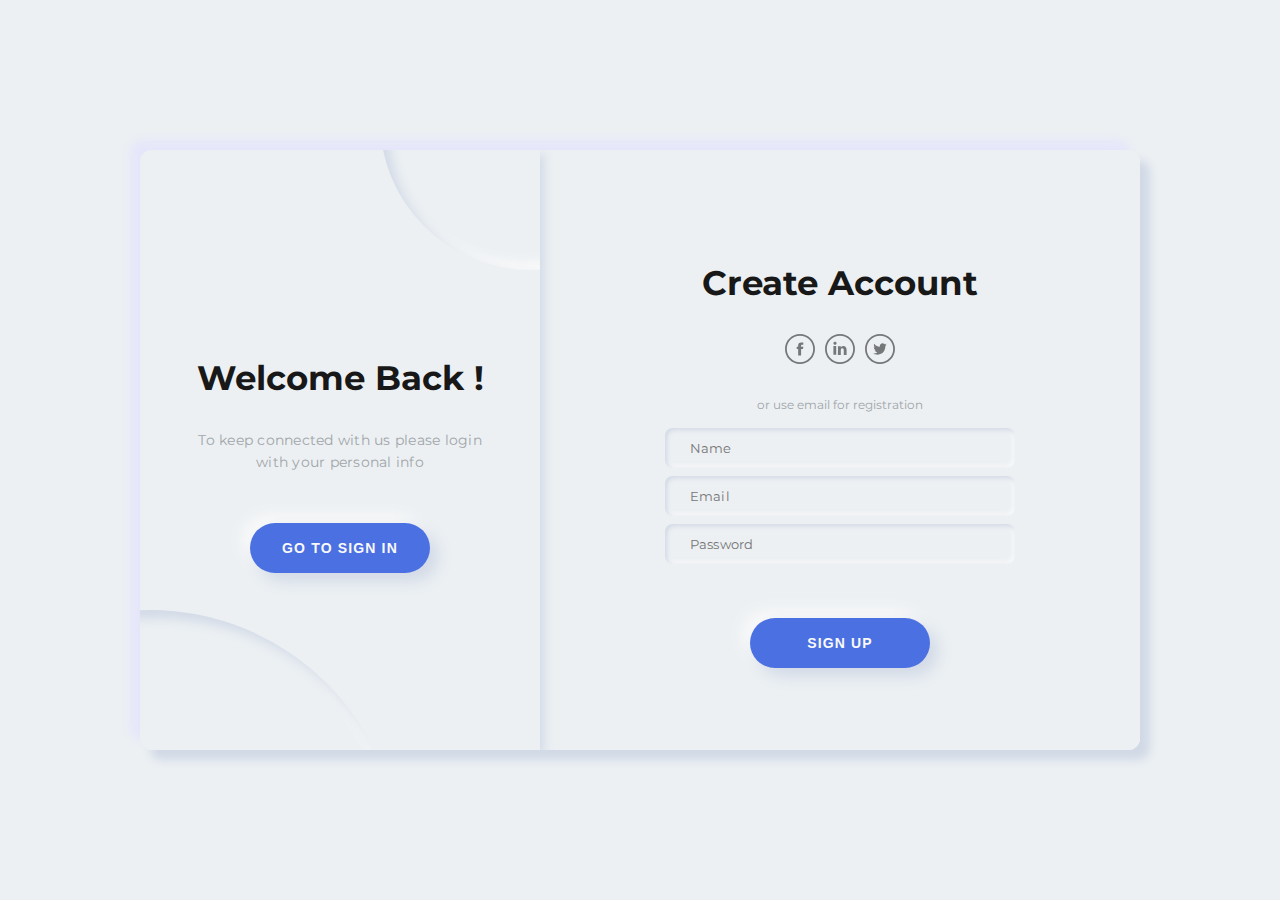
<file: Sign in page/SIGN UP & SIGN IN PAGE.html>
<!DOCTYPE html>
<html lang="en" >
<head>
  <meta charset="UTF-8">
  <title>om</title>
  <link rel="stylesheet" href="SIGN UP & SIGN IN PAGE.css">
</head>
<body>
<!DOCTYPE html>
<html lang="es" dir="ltr">
  <head>          
    <meta name="viewport" content="width=device-width, user-scalable=no, initial-scale=1.0">
    <meta charset="utf-8">
    <link rel="stylesheet" type="text/css" href="SIGN UP & SIGN IN PAGE.css"><link href="https://fonts.googleapis.com/css2?family=Montserrat:wght@400;700;800&display=swap" rel="stylesheet">
  </head>
  <body>
    <div class="main">
      <div class="container a-container" id="a-container">
        <form class="form" id="a-form" method="post" action="signup.php">
          <h2 class="form_title title">Create Account</h2>
          <div class="form__icons"><img class="form__icon" src="[data-uri]" alt=""><img class="form__icon" src="[data-uri]"><img class="form__icon" src="[data-uri]"></div><span class="form__span">or use email for registration</span>
          <input class="form__input" type="text" placeholder="Name" name ="username">
          <input class="form__input" type="text" placeholder="Email" name="email">
          <input class="form__input" type="password" placeholder="Password" name="password">
          <button class="form__button button switch-btn" type='submit' name ="signup">SIGN UP</button>
        </form>
      </div>
      <div class="container b-container" id="b-container">
        <form class="form" id="b-form" method="post" action="index.html">
          <h2 class="form_title title">Sign in to Website</h2>
          <div class="form__icons"><img class="form__icon" src="[data-uri]" alt=""><img class="form__icon" src="[data-uri]"><img class="form__icon" src="[data-uri]"></div><span class="form__span">or use your email account</span>
          <input class="form__input" type="text" placeholder="Email" name = "email">
          <input class="form__input" type="password" placeholder="Password" name = "password"><a class="form__link">Forgot your password?</a>
          <button class="form__button button switch-btn" name = "signin">SIGN IN</button>
        </form>
      </div>
      <div class="switch" id="switch-cnt">
        <div class="switch__circle"></div>
        <div class="switch__circle switch__circle--t"></div>
        <div class="switch__container" id="switch-c1">
          <h2 class="switch__title title">Welcome Back !</h2>
          <p class="switch__description description">To keep connected with us please login with your personal info</p>
          <button class="switch__button button switch-btn">GO TO SIGN IN</button>
        </div>
        <div class="switch__container is-hidden" id="switch-c2">
          <h2 class="switch__title title">Hello Friend !</h2>
          <p class="switch__description description">Enter your personal details and start journey with us</p>
          <button class="switch__button button switch-btn">GO TO SIGN UP</button>
        </div>
      </div>
    </div>
  </body>
</html>
  <script  src="SIGN UP & SIGN IN PAGE.js"></script>
</body>
</html>
</file>
<file: Sign in page/SIGN UP & SIGN IN PAGE.css>
*, *::after, *::before {
  margin: 0;
  padding: 0;
  box-sizing: border-box;
  user-select: none;
}

body {
  width: 100%;
  height: 100vh;
  display: flex;
  justify-content: center;
  align-items: center;
  font-family: "Montserrat", sans-serif;
  font-size: 12px;
  background-color: #ecf0f3;
  color: #a0a5a8;
}

.main {
  position: relative;
  width: 1000px;
  min-width: 1000px;
  min-height: 600px;
  height: 600px;
  padding: 25px;
  background-color: #ecf0f3;
  box-shadow: 10px 10px 10px #d1d9e6, -10px -10px 10px #e6e6fa;
  border-radius: 12px;
  overflow: hidden;
}
@media (max-width: 1200px) {
  .main {
    transform: scale(0.7);
  }
}
@media (max-width: 1000px) {
  .main {
    transform: scale(0.6);
  }
}
@media (max-width: 800px) {
  .main {
    transform: scale(0.5);
  }
}
@media (max-width: 600px) {
  .main {
    transform: scale(0.4);
  }
}

.container {
  display: flex;
  justify-content: center;
  align-items: center;
  position: absolute;
  top: 0;
  width: 600px;
  height: 100%;
  padding: 25px;
  background-color: #ecf0f3;
  transition: 1.25s;
}

.form {
  display: flex;
  justify-content: center;
  align-items: center;
  flex-direction: column;
  width: 100%;
  height: 100%;
}
.form__icon {
  object-fit: contain;
  width: 30px;
  margin: 0 5px;
  opacity: 0.5;
  transition: 0.15s;
}
.form__icon:hover {
  opacity: 1;
  transition: 0.15s;
  cursor: pointer;
}
.form__input {
  width: 350px;
  height: 40px;
  margin: 4px 0;
  padding-left: 25px;
  font-size: 13px;
  letter-spacing: 0.15px;
  border: none;
  outline: none;
  font-family: "Montserrat", sans-serif;
  background-color: #ecf0f3;
  transition: 0.25s ease;
  border-radius: 8px;
  box-shadow: inset 2px 2px 4px #d1d9e6, inset -2px -2px 4px #f9f9f9;
}
.form__input:focus {
  box-shadow: inset 4px 4px 4px #d1d9e6, inset -4px -4px 4px #f9f9f9;
}
.form__span {
  margin-top: 30px;
  margin-bottom: 12px;
}
.form__link {
  color: #181818;
  font-size: 15px;
  margin-top: 25px;
  border-bottom: 1px solid #a0a5a8;
  line-height: 2;
}

.title {
  font-size: 34px;
  font-weight: 700;
  line-height: 3;
  color: #181818;
}

.description {
  font-size: 14px;
  letter-spacing: 0.25px;
  text-align: center;
  line-height: 1.6;
}

.button {
  width: 180px;
  height: 50px;
  border-radius: 25px;
  margin-top: 50px;
  font-weight: 700;
  font-size: 14px;
  letter-spacing: 1.15px;
  background-color: #4B70E2;
  color: #f9f9f9;
  box-shadow: 8px 8px 16px #d1d9e6, -8px -8px 16px #f9f9f9;
  border: none;
  outline: none;
}

/**/
.a-container {
  z-index: 100;
  left: calc(100% - 600px );
}

.b-container {
  left: calc(100% - 600px );
  z-index: 0;
}

.switch {
  display: flex;
  justify-content: center;
  align-items: center;
  position: absolute;
  top: 0;
  left: 0;
  height: 100%;
  width: 400px;
  padding: 50px;
  z-index: 200;
  transition: 1.25s;
  background-color: #ecf0f3;
  overflow: hidden;
  box-shadow: 4px 4px 10px #d1d9e6, -4px -4px 10px #f9f9f9;
}
.switch__circle {
  position: absolute;
  width: 500px;
  height: 500px;
  border-radius: 50%;
  background-color: #ecf0f3;
  box-shadow: inset 8px 8px 12px #d1d9e6, inset -8px -8px 12px #f9f9f9;
  bottom: -60%;
  left: -60%;
  transition: 1.25s;
}
.switch__circle--t {
  top: -30%;
  left: 60%;
  width: 300px;
  height: 300px;
}
.switch__container {
  display: flex;
  justify-content: center;
  align-items: center;
  flex-direction: column;
  position: absolute;
  width: 400px;
  padding: 50px 55px;
  transition: 1.25s;
}
.switch__button {
  cursor: pointer;
}
.switch__button:hover {
  box-shadow: 6px 6px 10px #d1d9e6, -6px -6px 10px #f9f9f9;
  transform: scale(0.985);
  transition: 0.25s;
}
.switch__button:active, .switch__button:focus {
  box-shadow: 2px 2px 6px #d1d9e6, -2px -2px 6px #f9f9f9;
  transform: scale(0.97);
  transition: 0.25s;
}

.is-txr {
  left: calc(100% - 400px );
  transition: 1.25s;
  transform-origin: left;
}

.is-txl {
  left: 0;
  transition: 1.25s;
  transform-origin: right;
}

.is-z200 {
  z-index: 200;
  transition: 1.25s;
}

.is-hidden {
  visibility: hidden;
  opacity: 0;
  position: absolute;
  transition: 1.25s;
}

.is-gx {
  animation: is-gx 1.25s;
}

@keyframes is-gx {
  0%, 10%, 100% {
    width: 400px;
  }
  30%, 50% {
    width: 500px;
  }
}
</file>
